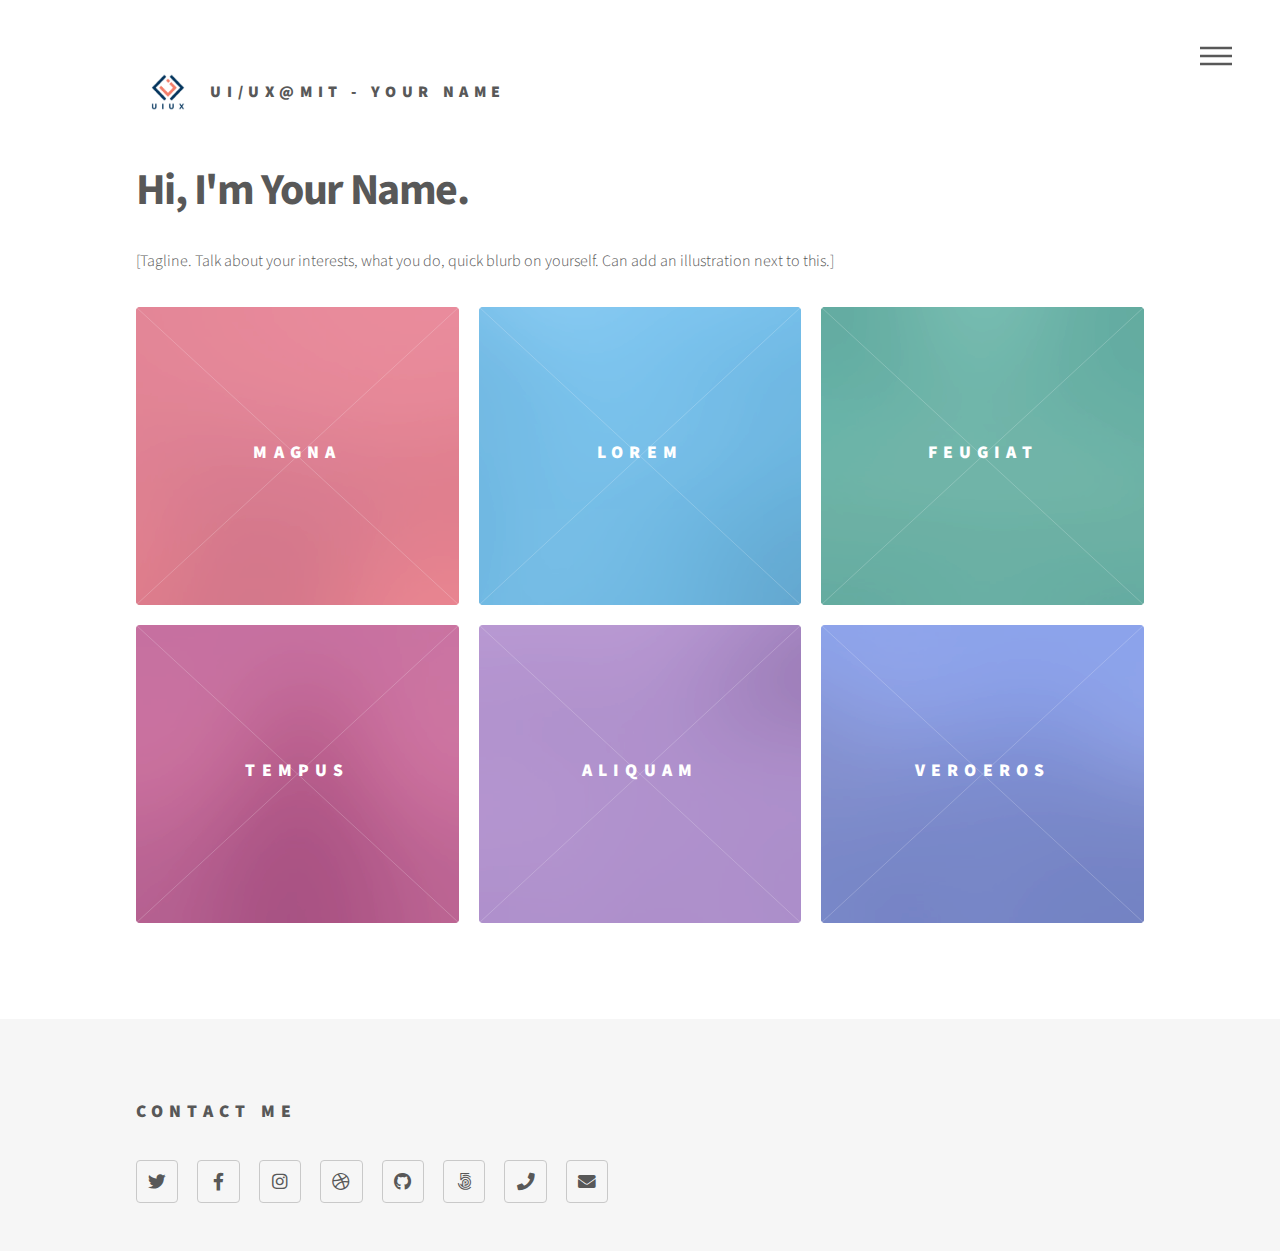
<file: index.html>
<!DOCTYPE HTML>
<!--
	UI/UX@MIT
-->
<html>
	<head>
		<title>UI/UX@MIT - Your Name</title>
		<meta charset="utf-8" />
		<meta name="viewport" content="width=device-width, initial-scale=1, user-scalable=no" />
		<link rel="stylesheet" href="assets/css/main.css" />
		<noscript><link rel="stylesheet" href="assets/css/noscript.css" /></noscript>
	</head>
	<body class="is-preload">
		<!-- Wrapper -->
			<div id="wrapper">

				<!-- Header -->
					<header id="header">
						<div class="inner">

							<!-- Logo -->
								<a href="index.html" class="logo">
									<span class="symbol"><img src="images/logo.jpg" alt="" /></span><span class="title">UI/UX@MIT - Your Name</span>
								</a>

							<!-- Nav -->
								<nav>
									<ul>
										<li><a href="#menu">Menu</a></li>
									</ul>
								</nav>

						</div>
					</header>

				<!-- Menu -->
					<nav id="menu">
						<h2>Menu</h2>
						<ul>
							<li><a href="index.html">Home</a></li>
							<li><a href="generic.html">Ipsum veroeros</a></li>
							<li><a href="generic.html">Tempus etiam</a></li>
							<li><a href="generic.html">Consequat dolor</a></li>
							<li><a href="elements.html">Elements</a></li>
						</ul>
					</nav>

				<!-- Main -->
					<div id="main">
						<div class="inner">
							<header>
								<h1>Hi, I'm Your Name.</h1>
								<p>[Tagline. Talk about your interests, what you do, quick blurb on yourself. Can add an illustration next to this.]</p>
							</header>
							<section class="tiles">
								<article class="style1">
									<span class="image">
										<img src="images/pic01.jpg" alt="" />
									</span>
									<a href="generic.html">
										<h2>Magna</h2>
										<div class="content">
											<p>Sed nisl arcu euismod sit amet nisi lorem etiam dolor veroeros et feugiat.</p>
										</div>
									</a>
								</article>
								<article class="style2">
									<span class="image">
										<img src="images/pic02.jpg" alt="" />
									</span>
									<a href="generic.html">
										<h2>Lorem</h2>
										<div class="content">
											<p>Sed nisl arcu euismod sit amet nisi lorem etiam dolor veroeros et feugiat.</p>
										</div>
									</a>
								</article>
								<article class="style3">
									<span class="image">
										<img src="images/pic03.jpg" alt="" />
									</span>
									<a href="generic.html">
										<h2>Feugiat</h2>
										<div class="content">
											<p>Sed nisl arcu euismod sit amet nisi lorem etiam dolor veroeros et feugiat.</p>
										</div>
									</a>
								</article>
								<article class="style4">
									<span class="image">
										<img src="images/pic04.jpg" alt="" />
									</span>
									<a href="generic.html">
										<h2>Tempus</h2>
										<div class="content">
											<p>Sed nisl arcu euismod sit amet nisi lorem etiam dolor veroeros et feugiat.</p>
										</div>
									</a>
								</article>
								<article class="style5">
									<span class="image">
										<img src="images/pic05.jpg" alt="" />
									</span>
									<a href="generic.html">
										<h2>Aliquam</h2>
										<div class="content">
											<p>Sed nisl arcu euismod sit amet nisi lorem etiam dolor veroeros et feugiat.</p>
										</div>
									</a>
								</article>
								<article class="style6">
									<span class="image">
										<img src="images/pic06.jpg" alt="" />
									</span>
									<a href="generic.html">
										<h2>Veroeros</h2>
										<div class="content">
											<p>Sed nisl arcu euismod sit amet nisi lorem etiam dolor veroeros et feugiat.</p>
										</div>
									</a>
								</article>
							</section>
						</div>
					</div>

				<!-- Footer -->
					<footer id="footer">
						<div class="inner">
							<section>
								<h2>Contact Me</h2>
								<ul class="icons">
									<li><a href="#" class="icon brands style2 fa-twitter"><span class="label">Twitter</span></a></li>
									<li><a href="#" class="icon brands style2 fa-facebook-f"><span class="label">Facebook</span></a></li>
									<li><a href="#" class="icon brands style2 fa-instagram"><span class="label">Instagram</span></a></li>
									<li><a href="#" class="icon brands style2 fa-dribbble"><span class="label">Dribbble</span></a></li>
									<li><a href="#" class="icon brands style2 fa-github"><span class="label">GitHub</span></a></li>
									<li><a href="#" class="icon brands style2 fa-500px"><span class="label">500px</span></a></li>
									<li><a href="#" class="icon solid style2 fa-phone"><span class="label">Phone</span></a></li>
									<li><a href="#" class="icon solid style2 fa-envelope"><span class="label">Email</span></a></li>
								</ul>
							</section>
						</div>
					</footer>

			</div>

		<!-- Scripts -->
			<script src="assets/js/jquery.min.js"></script>
			<script src="assets/js/browser.min.js"></script>
			<script src="assets/js/breakpoints.min.js"></script>
			<script src="assets/js/util.js"></script>
			<script src="assets/js/main.js"></script>

	</body>
</html>
</file>
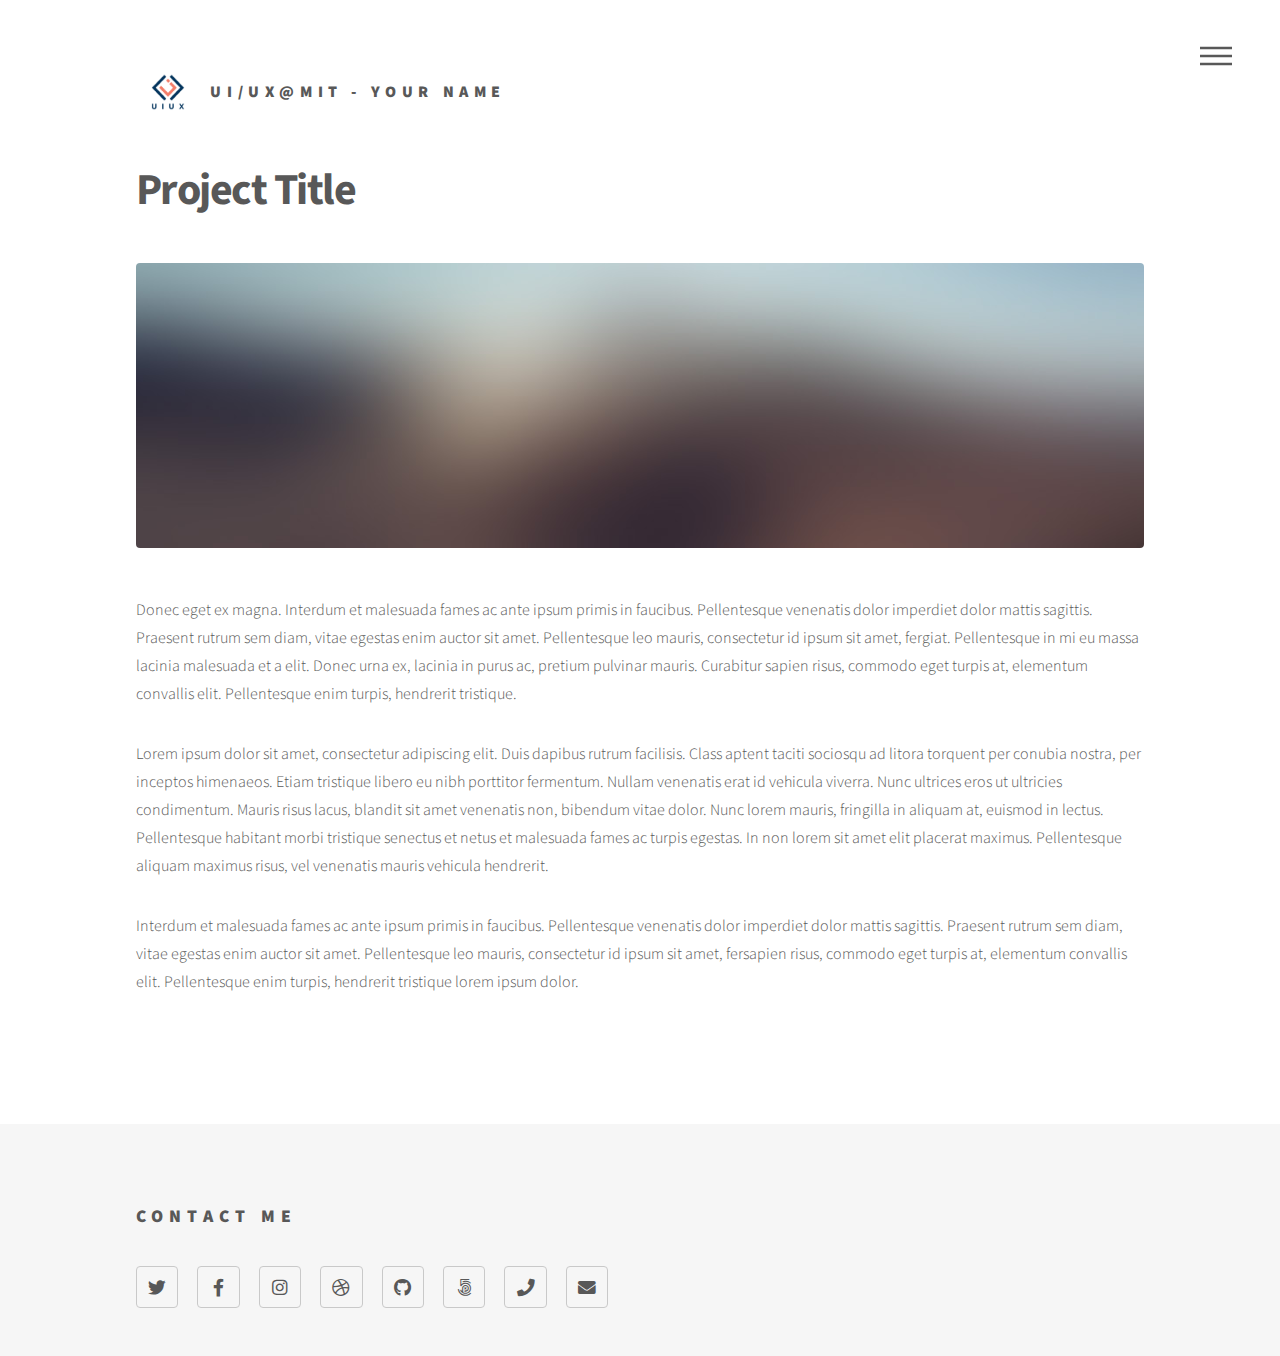
<file: generic.html>
<!DOCTYPE HTML>
<!--
	UI/UX@MIT
-->
<html>
	<head>
		<title>UI/UX@MIT - Project Title</title>
		<meta charset="utf-8" />
		<meta name="viewport" content="width=device-width, initial-scale=1, user-scalable=no" />
		<link rel="stylesheet" href="assets/css/main.css" />
		<noscript><link rel="stylesheet" href="assets/css/noscript.css" /></noscript>
	</head>
	<body class="is-preload">
		<!-- Wrapper -->
			<div id="wrapper">

				<!-- Header -->
					<header id="header">
						<div class="inner">

							<!-- Logo -->
								<a href="index.html" class="logo">
									<span class="symbol"><img src="images/logo.jpg" alt="" /></span><span class="title">UI/UX@MIT - Your Name</span>
								</a>

							<!-- Nav -->
								<nav>
									<ul>
										<li><a href="#menu">Menu</a></li>
									</ul>
								</nav>

						</div>
					</header>

				<!-- Menu -->
					<nav id="menu">
						<h2>Menu</h2>
						<ul>
							<li><a href="index.html">Home</a></li>
							<li><a href="generic.html">Ipsum veroeros</a></li>
							<li><a href="generic.html">Tempus etiam</a></li>
							<li><a href="generic.html">Consequat dolor</a></li>
							<li><a href="elements.html">Elements</a></li>
						</ul>
					</nav>

				<!-- Main -->
					<div id="main">
						<div class="inner">
							<h1>Project Title</h1>
							<span class="image main"><img src="images/pic13.jpg" alt="" /></span>
							<p>Donec eget ex magna. Interdum et malesuada fames ac ante ipsum primis in faucibus. Pellentesque venenatis dolor imperdiet dolor mattis sagittis. Praesent rutrum sem diam, vitae egestas enim auctor sit amet. Pellentesque leo mauris, consectetur id ipsum sit amet, fergiat. Pellentesque in mi eu massa lacinia malesuada et a elit. Donec urna ex, lacinia in purus ac, pretium pulvinar mauris. Curabitur sapien risus, commodo eget turpis at, elementum convallis elit. Pellentesque enim turpis, hendrerit tristique.</p>
							<p>Lorem ipsum dolor sit amet, consectetur adipiscing elit. Duis dapibus rutrum facilisis. Class aptent taciti sociosqu ad litora torquent per conubia nostra, per inceptos himenaeos. Etiam tristique libero eu nibh porttitor fermentum. Nullam venenatis erat id vehicula viverra. Nunc ultrices eros ut ultricies condimentum. Mauris risus lacus, blandit sit amet venenatis non, bibendum vitae dolor. Nunc lorem mauris, fringilla in aliquam at, euismod in lectus. Pellentesque habitant morbi tristique senectus et netus et malesuada fames ac turpis egestas. In non lorem sit amet elit placerat maximus. Pellentesque aliquam maximus risus, vel venenatis mauris vehicula hendrerit.</p>
							<p>Interdum et malesuada fames ac ante ipsum primis in faucibus. Pellentesque venenatis dolor imperdiet dolor mattis sagittis. Praesent rutrum sem diam, vitae egestas enim auctor sit amet. Pellentesque leo mauris, consectetur id ipsum sit amet, fersapien risus, commodo eget turpis at, elementum convallis elit. Pellentesque enim turpis, hendrerit tristique lorem ipsum dolor.</p>
						</div>
					</div>

				<!-- Footer -->
					<footer id="footer">
						<div class="inner">
							<section>
								<h2>Contact Me</h2>
								<ul class="icons">
									<li><a href="#" class="icon brands style2 fa-twitter"><span class="label">Twitter</span></a></li>
									<li><a href="#" class="icon brands style2 fa-facebook-f"><span class="label">Facebook</span></a></li>
									<li><a href="#" class="icon brands style2 fa-instagram"><span class="label">Instagram</span></a></li>
									<li><a href="#" class="icon brands style2 fa-dribbble"><span class="label">Dribbble</span></a></li>
									<li><a href="#" class="icon brands style2 fa-github"><span class="label">GitHub</span></a></li>
									<li><a href="#" class="icon brands style2 fa-500px"><span class="label">500px</span></a></li>
									<li><a href="#" class="icon solid style2 fa-phone"><span class="label">Phone</span></a></li>
									<li><a href="#" class="icon solid style2 fa-envelope"><span class="label">Email</span></a></li>
								</ul>
							</section>
						</div>
					</footer>

			</div>

		<!-- Scripts -->
			<script src="assets/js/jquery.min.js"></script>
			<script src="assets/js/browser.min.js"></script>
			<script src="assets/js/breakpoints.min.js"></script>
			<script src="assets/js/util.js"></script>
			<script src="assets/js/main.js"></script>

	</body>
</html>
</file>
<file: assets/css/main.css>
@import url(fontawesome-all.min.css);
@import url("https://fonts.googleapis.com/css?family=Source+Sans+Pro:300,700,900");

/*
	UI/UX@MIT, adapted from Phantom Template.
*/

html, body, div, span, applet, object,
iframe, h1, h2, h3, h4, h5, h6, p, blockquote,
pre, a, abbr, acronym, address, big, cite,
code, del, dfn, em, img, ins, kbd, q, s, samp,
small, strike, strong, sub, sup, tt, var, b,
u, i, center, dl, dt, dd, ol, ul, li, fieldset,
form, label, legend, table, caption, tbody,
tfoot, thead, tr, th, td, article, aside,
canvas, details, embed, figure, figcaption,
footer, header, hgroup, menu, nav, output, ruby,
section, summary, time, mark, audio, video {
	margin: 0;
	padding: 0;
	border: 0;
	font-size: 100%;
	font: inherit;
	vertical-align: baseline;}

article, aside, details, figcaption, figure,
footer, header, hgroup, menu, nav, section {
	display: block;}

body {
	line-height: 1;
}

ol, ul {
	list-style: none;
}

blockquote, q {
	quotes: none;
}

	blockquote:before, blockquote:after, q:before, q:after {
		content: '';
		content: none;
	}

table {
	border-collapse: collapse;
	border-spacing: 0;
}

body {
	-webkit-text-size-adjust: none;
}

mark {
	background-color: transparent;
	color: inherit;
}

input::-moz-focus-inner {
	border: 0;
	padding: 0;
}

input, select, textarea {
	-moz-appearance: none;
	-webkit-appearance: none;
	-ms-appearance: none;
	appearance: none;
}

/* Basic */

	@-ms-viewport {
		width: device-width;
	}

	body {
		-ms-overflow-style: scrollbar;
	}

	@media screen and (max-width: 480px) {

		html, body {
			min-width: 320px;
		}

	}

	html {
		box-sizing: border-box;
	}

	*, *:before, *:after {
		box-sizing: inherit;
	}

	body {
		background: #ffffff;
	}

		body.is-preload *, body.is-preload *:before, body.is-preload *:after {
			-moz-animation: none !important;
			-webkit-animation: none !important;
			-ms-animation: none !important;
			animation: none !important;
			-moz-transition: none !important;
			-webkit-transition: none !important;
			-ms-transition: none !important;
			transition: none !important;
		}

/* Type */

	body, input, select, textarea {
		color: #585858;
		font-family: "Source Sans Pro", Helvetica, sans-serif;
		font-size: 16pt;
		font-weight: 300;
		line-height: 1.75;
	}

		@media screen and (max-width: 1680px) {

			body, input, select, textarea {
				font-size: 14pt;
			}

		}

		@media screen and (max-width: 1280px) {

			body, input, select, textarea {
				font-size: 12pt;
			}

		}

	a {
		-moz-transition: border-bottom-color 0.2s ease, color 0.2s ease;
		-webkit-transition: border-bottom-color 0.2s ease, color 0.2s ease;
		-ms-transition: border-bottom-color 0.2s ease, color 0.2s ease;
		transition: border-bottom-color 0.2s ease, color 0.2s ease;
		text-decoration: none;
		color: #585858;
		border-bottom: dotted 1px rgba(88, 88, 88, 0.5);
	}

		a:hover {
			border-bottom-color: transparent;
			color: #f2849e !important; /* UI/UX@MIT: Change link hover color here */
		}

	strong, b {
		font-weight: 900;
	}

	em, i {
		font-style: italic;
	}

	p {
		margin: 0 0 2em 0;
	}

	h1 {
		font-size: 2.75em;
		font-weight: 700;
		line-height: 1.3;
		margin: 0 0 1em 0;
		letter-spacing: -0.035em;
	}

		h1 a {
			color: inherit;
		}

		@media screen and (max-width: 736px) {

			h1 {
				font-size: 2em;
				margin: 0 0 1em 0;
			}

		}

		@media screen and (max-width: 360px) {

			h1 {
				font-size: 1.75em;
			}

		}

	h2, h3, h4, h5, h6 {
		font-weight: 900;
		line-height: 1.5;
		margin: 0 0 2em 0;
		text-transform: uppercase;
		letter-spacing: 0.35em;
	}

		h2 a, h3 a, h4 a, h5 a, h6 a {
			color: inherit;
		}

	h2 {
		font-size: 1.1em;
	}

	h3 {
		font-size: 1em;
	}

	h4 {
		font-size: 0.8em;
	}

	h5 {
		font-size: 0.8em;
	}

	h6 {
		font-size: 0.8em;
	}

	@media screen and (max-width: 980px) {

		h1 br, h2 br, h3 br, h4 br, h5 br, h6 br {
			display: none;
		}

	}

	@media screen and (max-width: 736px) {

		h2 {
			font-size: 1em;
		}

		h3 {
			font-size: 0.8em;
		}

	}

	sub {
		font-size: 0.8em;
		position: relative;
		top: 0.5em;
	}

	sup {
		font-size: 0.8em;
		position: relative;
		top: -0.5em;
	}

	blockquote {
		border-left: solid 4px #c9c9c9;
		font-style: italic;
		margin: 0 0 2em 0;
		padding: 0.5em 0 0.5em 2em;
	}

	code {
		background: rgba(144, 144, 144, 0.075);
		border-radius: 4px;
		border: solid 1px #c9c9c9;
		font-family: "Courier New", monospace;
		font-size: 0.9em;
		margin: 0 0.25em;
		padding: 0.25em 0.65em;
	}

	pre {
		-webkit-overflow-scrolling: touch;
		font-family: "Courier New", monospace;
		font-size: 0.9em;
		margin: 0 0 2em 0;
	}

		pre code {
			display: block;
			line-height: 1.75;
			padding: 1em 1.5em;
			overflow-x: auto;
		}

	hr {
		border: 0;
		border-bottom: solid 1px #c9c9c9;
		margin: 2em 0;
	}

		hr.major {
			margin: 3em 0;
		}

	.align-left {
		text-align: left;
	}

	.align-center {
		text-align: center;
	}

	.align-right {
		text-align: right;
	}

/* Row */

	.row {
		display: flex;
		flex-wrap: wrap;
		box-sizing: border-box;
		align-items: stretch;
	}

		.row > * {
			box-sizing: border-box;
		}

		.row.gtr-uniform > * > :last-child {
			margin-bottom: 0;
		}

		.row.aln-left {
			justify-content: flex-start;
		}

		.row.aln-center {
			justify-content: center;
		}

		.row.aln-right {
			justify-content: flex-end;
		}

		.row.aln-top {
			align-items: flex-start;
		}

		.row.aln-middle {
			align-items: center;
		}

		.row.aln-bottom {
			align-items: flex-end;
		}

		.row > .imp {
			order: -1;
		}

		.row > .col-1 {
			width: 8.33333%;
		}

		.row > .off-1 {
			margin-left: 8.33333%;
		}

		.row > .col-2 {
			width: 16.66667%;
		}

		.row > .off-2 {
			margin-left: 16.66667%;
		}

		.row > .col-3 {
			width: 25%;
		}

		.row > .off-3 {
			margin-left: 25%;
		}

		.row > .col-4 {
			width: 33.33333%;
		}

		.row > .off-4 {
			margin-left: 33.33333%;
		}

		.row > .col-5 {
			width: 41.66667%;
		}

		.row > .off-5 {
			margin-left: 41.66667%;
		}

		.row > .col-6 {
			width: 50%;
		}

		.row > .off-6 {
			margin-left: 50%;
		}

		.row > .col-7 {
			width: 58.33333%;
		}

		.row > .off-7 {
			margin-left: 58.33333%;
		}

		.row > .col-8 {
			width: 66.66667%;
		}

		.row > .off-8 {
			margin-left: 66.66667%;
		}

		.row > .col-9 {
			width: 75%;
		}

		.row > .off-9 {
			margin-left: 75%;
		}

		.row > .col-10 {
			width: 83.33333%;
		}

		.row > .off-10 {
			margin-left: 83.33333%;
		}

		.row > .col-11 {
			width: 91.66667%;
		}

		.row > .off-11 {
			margin-left: 91.66667%;
		}

		.row > .col-12 {
			width: 100%;
		}

		.row > .off-12 {
			margin-left: 100%;
		}

		.row.gtr-0 {
			margin-top: 0;
			margin-left: 0em;
		}

			.row.gtr-0 > * {
				padding: 0 0 0 0em;
			}

			.row.gtr-0.gtr-uniform {
				margin-top: 0em;
			}

				.row.gtr-0.gtr-uniform > * {
					padding-top: 0em;
				}

		.row.gtr-25 {
			margin-top: 0;
			margin-left: -0.5em;
		}

			.row.gtr-25 > * {
				padding: 0 0 0 0.5em;
			}

			.row.gtr-25.gtr-uniform {
				margin-top: -0.5em;
			}

				.row.gtr-25.gtr-uniform > * {
					padding-top: 0.5em;
				}

		.row.gtr-50 {
			margin-top: 0;
			margin-left: -1em;
		}

			.row.gtr-50 > * {
				padding: 0 0 0 1em;
			}

			.row.gtr-50.gtr-uniform {
				margin-top: -1em;
			}

				.row.gtr-50.gtr-uniform > * {
					padding-top: 1em;
				}

		.row {
			margin-top: 0;
			margin-left: -2em;
		}

			.row > * {
				padding: 0 0 0 2em;
			}

			.row.gtr-uniform {
				margin-top: -2em;
			}

				.row.gtr-uniform > * {
					padding-top: 2em;
				}

		.row.gtr-150 {
			margin-top: 0;
			margin-left: -3em;
		}

			.row.gtr-150 > * {
				padding: 0 0 0 3em;
			}

			.row.gtr-150.gtr-uniform {
				margin-top: -3em;
			}

				.row.gtr-150.gtr-uniform > * {
					padding-top: 3em;
				}

		.row.gtr-200 {
			margin-top: 0;
			margin-left: -4em;
		}

			.row.gtr-200 > * {
				padding: 0 0 0 4em;
			}

			.row.gtr-200.gtr-uniform {
				margin-top: -4em;
			}

				.row.gtr-200.gtr-uniform > * {
					padding-top: 4em;
				}

		@media screen and (max-width: 1680px) {

			.row {
				display: flex;
				flex-wrap: wrap;
				box-sizing: border-box;
				align-items: stretch;
			}

				.row > * {
					box-sizing: border-box;
				}

				.row.gtr-uniform > * > :last-child {
					margin-bottom: 0;
				}

				.row.aln-left {
					justify-content: flex-start;
				}

				.row.aln-center {
					justify-content: center;
				}

				.row.aln-right {
					justify-content: flex-end;
				}

				.row.aln-top {
					align-items: flex-start;
				}

				.row.aln-middle {
					align-items: center;
				}

				.row.aln-bottom {
					align-items: flex-end;
				}

				.row > .imp-xlarge {
					order: -1;
				}

				.row > .col-1-xlarge {
					width: 8.33333%;
				}

				.row > .off-1-xlarge {
					margin-left: 8.33333%;
				}

				.row > .col-2-xlarge {
					width: 16.66667%;
				}

				.row > .off-2-xlarge {
					margin-left: 16.66667%;
				}

				.row > .col-3-xlarge {
					width: 25%;
				}

				.row > .off-3-xlarge {
					margin-left: 25%;
				}

				.row > .col-4-xlarge {
					width: 33.33333%;
				}

				.row > .off-4-xlarge {
					margin-left: 33.33333%;
				}

				.row > .col-5-xlarge {
					width: 41.66667%;
				}

				.row > .off-5-xlarge {
					margin-left: 41.66667%;
				}

				.row > .col-6-xlarge {
					width: 50%;
				}

				.row > .off-6-xlarge {
					margin-left: 50%;
				}

				.row > .col-7-xlarge {
					width: 58.33333%;
				}

				.row > .off-7-xlarge {
					margin-left: 58.33333%;
				}

				.row > .col-8-xlarge {
					width: 66.66667%;
				}

				.row > .off-8-xlarge {
					margin-left: 66.66667%;
				}

				.row > .col-9-xlarge {
					width: 75%;
				}

				.row > .off-9-xlarge {
					margin-left: 75%;
				}

				.row > .col-10-xlarge {
					width: 83.33333%;
				}

				.row > .off-10-xlarge {
					margin-left: 83.33333%;
				}

				.row > .col-11-xlarge {
					width: 91.66667%;
				}

				.row > .off-11-xlarge {
					margin-left: 91.66667%;
				}

				.row > .col-12-xlarge {
					width: 100%;
				}

				.row > .off-12-xlarge {
					margin-left: 100%;
				}

				.row.gtr-0 {
					margin-top: 0;
					margin-left: 0em;
				}

					.row.gtr-0 > * {
						padding: 0 0 0 0em;
					}

					.row.gtr-0.gtr-uniform {
						margin-top: 0em;
					}

						.row.gtr-0.gtr-uniform > * {
							padding-top: 0em;
						}

				.row.gtr-25 {
					margin-top: 0;
					margin-left: -0.5em;
				}

					.row.gtr-25 > * {
						padding: 0 0 0 0.5em;
					}

					.row.gtr-25.gtr-uniform {
						margin-top: -0.5em;
					}

						.row.gtr-25.gtr-uniform > * {
							padding-top: 0.5em;
						}

				.row.gtr-50 {
					margin-top: 0;
					margin-left: -1em;
				}

					.row.gtr-50 > * {
						padding: 0 0 0 1em;
					}

					.row.gtr-50.gtr-uniform {
						margin-top: -1em;
					}

						.row.gtr-50.gtr-uniform > * {
							padding-top: 1em;
						}

				.row {
					margin-top: 0;
					margin-left: -2em;
				}

					.row > * {
						padding: 0 0 0 2em;
					}

					.row.gtr-uniform {
						margin-top: -2em;
					}

						.row.gtr-uniform > * {
							padding-top: 2em;
						}

				.row.gtr-150 {
					margin-top: 0;
					margin-left: -3em;
				}

					.row.gtr-150 > * {
						padding: 0 0 0 3em;
					}

					.row.gtr-150.gtr-uniform {
						margin-top: -3em;
					}

						.row.gtr-150.gtr-uniform > * {
							padding-top: 3em;
						}

				.row.gtr-200 {
					margin-top: 0;
					margin-left: -4em;
				}

					.row.gtr-200 > * {
						padding: 0 0 0 4em;
					}

					.row.gtr-200.gtr-uniform {
						margin-top: -4em;
					}

						.row.gtr-200.gtr-uniform > * {
							padding-top: 4em;
						}

		}

		@media screen and (max-width: 1280px) {

			.row {
				display: flex;
				flex-wrap: wrap;
				box-sizing: border-box;
				align-items: stretch;
			}

				.row > * {
					box-sizing: border-box;
				}

				.row.gtr-uniform > * > :last-child {
					margin-bottom: 0;
				}

				.row.aln-left {
					justify-content: flex-start;
				}

				.row.aln-center {
					justify-content: center;
				}

				.row.aln-right {
					justify-content: flex-end;
				}

				.row.aln-top {
					align-items: flex-start;
				}

				.row.aln-middle {
					align-items: center;
				}

				.row.aln-bottom {
					align-items: flex-end;
				}

				.row > .imp-large {
					order: -1;
				}

				.row > .col-1-large {
					width: 8.33333%;
				}

				.row > .off-1-large {
					margin-left: 8.33333%;
				}

				.row > .col-2-large {
					width: 16.66667%;
				}

				.row > .off-2-large {
					margin-left: 16.66667%;
				}

				.row > .col-3-large {
					width: 25%;
				}

				.row > .off-3-large {
					margin-left: 25%;
				}

				.row > .col-4-large {
					width: 33.33333%;
				}

				.row > .off-4-large {
					margin-left: 33.33333%;
				}

				.row > .col-5-large {
					width: 41.66667%;
				}

				.row > .off-5-large {
					margin-left: 41.66667%;
				}

				.row > .col-6-large {
					width: 50%;
				}

				.row > .off-6-large {
					margin-left: 50%;
				}

				.row > .col-7-large {
					width: 58.33333%;
				}

				.row > .off-7-large {
					margin-left: 58.33333%;
				}

				.row > .col-8-large {
					width: 66.66667%;
				}

				.row > .off-8-large {
					margin-left: 66.66667%;
				}

				.row > .col-9-large {
					width: 75%;
				}

				.row > .off-9-large {
					margin-left: 75%;
				}

				.row > .col-10-large {
					width: 83.33333%;
				}

				.row > .off-10-large {
					margin-left: 83.33333%;
				}

				.row > .col-11-large {
					width: 91.66667%;
				}

				.row > .off-11-large {
					margin-left: 91.66667%;
				}

				.row > .col-12-large {
					width: 100%;
				}

				.row > .off-12-large {
					margin-left: 100%;
				}

				.row.gtr-0 {
					margin-top: 0;
					margin-left: 0em;
				}

					.row.gtr-0 > * {
						padding: 0 0 0 0em;
					}

					.row.gtr-0.gtr-uniform {
						margin-top: 0em;
					}

						.row.gtr-0.gtr-uniform > * {
							padding-top: 0em;
						}

				.row.gtr-25 {
					margin-top: 0;
					margin-left: -0.5em;
				}

					.row.gtr-25 > * {
						padding: 0 0 0 0.5em;
					}

					.row.gtr-25.gtr-uniform {
						margin-top: -0.5em;
					}

						.row.gtr-25.gtr-uniform > * {
							padding-top: 0.5em;
						}

				.row.gtr-50 {
					margin-top: 0;
					margin-left: -1em;
				}

					.row.gtr-50 > * {
						padding: 0 0 0 1em;
					}

					.row.gtr-50.gtr-uniform {
						margin-top: -1em;
					}

						.row.gtr-50.gtr-uniform > * {
							padding-top: 1em;
						}

				.row {
					margin-top: 0;
					margin-left: -2em;
				}

					.row > * {
						padding: 0 0 0 2em;
					}

					.row.gtr-uniform {
						margin-top: -2em;
					}

						.row.gtr-uniform > * {
							padding-top: 2em;
						}

				.row.gtr-150 {
					margin-top: 0;
					margin-left: -3em;
				}

					.row.gtr-150 > * {
						padding: 0 0 0 3em;
					}

					.row.gtr-150.gtr-uniform {
						margin-top: -3em;
					}

						.row.gtr-150.gtr-uniform > * {
							padding-top: 3em;
						}

				.row.gtr-200 {
					margin-top: 0;
					margin-left: -4em;
				}

					.row.gtr-200 > * {
						padding: 0 0 0 4em;
					}

					.row.gtr-200.gtr-uniform {
						margin-top: -4em;
					}

						.row.gtr-200.gtr-uniform > * {
							padding-top: 4em;
						}

		}

		@media screen and (max-width: 980px) {

			.row {
				display: flex;
				flex-wrap: wrap;
				box-sizing: border-box;
				align-items: stretch;
			}

				.row > * {
					box-sizing: border-box;
				}

				.row.gtr-uniform > * > :last-child {
					margin-bottom: 0;
				}

				.row.aln-left {
					justify-content: flex-start;
				}

				.row.aln-center {
					justify-content: center;
				}

				.row.aln-right {
					justify-content: flex-end;
				}

				.row.aln-top {
					align-items: flex-start;
				}

				.row.aln-middle {
					align-items: center;
				}

				.row.aln-bottom {
					align-items: flex-end;
				}

				.row > .imp-medium {
					order: -1;
				}

				.row > .col-1-medium {
					width: 8.33333%;
				}

				.row > .off-1-medium {
					margin-left: 8.33333%;
				}

				.row > .col-2-medium {
					width: 16.66667%;
				}

				.row > .off-2-medium {
					margin-left: 16.66667%;
				}

				.row > .col-3-medium {
					width: 25%;
				}

				.row > .off-3-medium {
					margin-left: 25%;
				}

				.row > .col-4-medium {
					width: 33.33333%;
				}

				.row > .off-4-medium {
					margin-left: 33.33333%;
				}

				.row > .col-5-medium {
					width: 41.66667%;
				}

				.row > .off-5-medium {
					margin-left: 41.66667%;
				}

				.row > .col-6-medium {
					width: 50%;
				}

				.row > .off-6-medium {
					margin-left: 50%;
				}

				.row > .col-7-medium {
					width: 58.33333%;
				}

				.row > .off-7-medium {
					margin-left: 58.33333%;
				}

				.row > .col-8-medium {
					width: 66.66667%;
				}

				.row > .off-8-medium {
					margin-left: 66.66667%;
				}

				.row > .col-9-medium {
					width: 75%;
				}

				.row > .off-9-medium {
					margin-left: 75%;
				}

				.row > .col-10-medium {
					width: 83.33333%;
				}

				.row > .off-10-medium {
					margin-left: 83.33333%;
				}

				.row > .col-11-medium {
					width: 91.66667%;
				}

				.row > .off-11-medium {
					margin-left: 91.66667%;
				}

				.row > .col-12-medium {
					width: 100%;
				}

				.row > .off-12-medium {
					margin-left: 100%;
				}

				.row.gtr-0 {
					margin-top: 0;
					margin-left: 0em;
				}

					.row.gtr-0 > * {
						padding: 0 0 0 0em;
					}

					.row.gtr-0.gtr-uniform {
						margin-top: 0em;
					}

						.row.gtr-0.gtr-uniform > * {
							padding-top: 0em;
						}

				.row.gtr-25 {
					margin-top: 0;
					margin-left: -0.375em;
				}

					.row.gtr-25 > * {
						padding: 0 0 0 0.375em;
					}

					.row.gtr-25.gtr-uniform {
						margin-top: -0.375em;
					}

						.row.gtr-25.gtr-uniform > * {
							padding-top: 0.375em;
						}

				.row.gtr-50 {
					margin-top: 0;
					margin-left: -0.75em;
				}

					.row.gtr-50 > * {
						padding: 0 0 0 0.75em;
					}

					.row.gtr-50.gtr-uniform {
						margin-top: -0.75em;
					}

						.row.gtr-50.gtr-uniform > * {
							padding-top: 0.75em;
						}

				.row {
					margin-top: 0;
					margin-left: -1.5em;
				}

					.row > * {
						padding: 0 0 0 1.5em;
					}

					.row.gtr-uniform {
						margin-top: -1.5em;
					}

						.row.gtr-uniform > * {
							padding-top: 1.5em;
						}

				.row.gtr-150 {
					margin-top: 0;
					margin-left: -2.25em;
				}

					.row.gtr-150 > * {
						padding: 0 0 0 2.25em;
					}

					.row.gtr-150.gtr-uniform {
						margin-top: -2.25em;
					}

						.row.gtr-150.gtr-uniform > * {
							padding-top: 2.25em;
						}

				.row.gtr-200 {
					margin-top: 0;
					margin-left: -3em;
				}

					.row.gtr-200 > * {
						padding: 0 0 0 3em;
					}

					.row.gtr-200.gtr-uniform {
						margin-top: -3em;
					}

						.row.gtr-200.gtr-uniform > * {
							padding-top: 3em;
						}

		}

		@media screen and (max-width: 736px) {

			.row {
				display: flex;
				flex-wrap: wrap;
				box-sizing: border-box;
				align-items: stretch;
			}

				.row > * {
					box-sizing: border-box;
				}

				.row.gtr-uniform > * > :last-child {
					margin-bottom: 0;
				}

				.row.aln-left {
					justify-content: flex-start;
				}

				.row.aln-center {
					justify-content: center;
				}

				.row.aln-right {
					justify-content: flex-end;
				}

				.row.aln-top {
					align-items: flex-start;
				}

				.row.aln-middle {
					align-items: center;
				}

				.row.aln-bottom {
					align-items: flex-end;
				}

				.row > .imp-small {
					order: -1;
				}

				.row > .col-1-small {
					width: 8.33333%;
				}

				.row > .off-1-small {
					margin-left: 8.33333%;
				}

				.row > .col-2-small {
					width: 16.66667%;
				}

				.row > .off-2-small {
					margin-left: 16.66667%;
				}

				.row > .col-3-small {
					width: 25%;
				}

				.row > .off-3-small {
					margin-left: 25%;
				}

				.row > .col-4-small {
					width: 33.33333%;
				}

				.row > .off-4-small {
					margin-left: 33.33333%;
				}

				.row > .col-5-small {
					width: 41.66667%;
				}

				.row > .off-5-small {
					margin-left: 41.66667%;
				}

				.row > .col-6-small {
					width: 50%;
				}

				.row > .off-6-small {
					margin-left: 50%;
				}

				.row > .col-7-small {
					width: 58.33333%;
				}

				.row > .off-7-small {
					margin-left: 58.33333%;
				}

				.row > .col-8-small {
					width: 66.66667%;
				}

				.row > .off-8-small {
					margin-left: 66.66667%;
				}

				.row > .col-9-small {
					width: 75%;
				}

				.row > .off-9-small {
					margin-left: 75%;
				}

				.row > .col-10-small {
					width: 83.33333%;
				}

				.row > .off-10-small {
					margin-left: 83.33333%;
				}

				.row > .col-11-small {
					width: 91.66667%;
				}

				.row > .off-11-small {
					margin-left: 91.66667%;
				}

				.row > .col-12-small {
					width: 100%;
				}

				.row > .off-12-small {
					margin-left: 100%;
				}

				.row.gtr-0 {
					margin-top: 0;
					margin-left: 0em;
				}

					.row.gtr-0 > * {
						padding: 0 0 0 0em;
					}

					.row.gtr-0.gtr-uniform {
						margin-top: 0em;
					}

						.row.gtr-0.gtr-uniform > * {
							padding-top: 0em;
						}

				.row.gtr-25 {
					margin-top: 0;
					margin-left: -0.25em;
				}

					.row.gtr-25 > * {
						padding: 0 0 0 0.25em;
					}

					.row.gtr-25.gtr-uniform {
						margin-top: -0.25em;
					}

						.row.gtr-25.gtr-uniform > * {
							padding-top: 0.25em;
						}

				.row.gtr-50 {
					margin-top: 0;
					margin-left: -0.5em;
				}

					.row.gtr-50 > * {
						padding: 0 0 0 0.5em;
					}

					.row.gtr-50.gtr-uniform {
						margin-top: -0.5em;
					}

						.row.gtr-50.gtr-uniform > * {
							padding-top: 0.5em;
						}

				.row {
					margin-top: 0;
					margin-left: -1em;
				}

					.row > * {
						padding: 0 0 0 1em;
					}

					.row.gtr-uniform {
						margin-top: -1em;
					}

						.row.gtr-uniform > * {
							padding-top: 1em;
						}

				.row.gtr-150 {
					margin-top: 0;
					margin-left: -1.5em;
				}

					.row.gtr-150 > * {
						padding: 0 0 0 1.5em;
					}

					.row.gtr-150.gtr-uniform {
						margin-top: -1.5em;
					}

						.row.gtr-150.gtr-uniform > * {
							padding-top: 1.5em;
						}

				.row.gtr-200 {
					margin-top: 0;
					margin-left: -2em;
				}

					.row.gtr-200 > * {
						padding: 0 0 0 2em;
					}

					.row.gtr-200.gtr-uniform {
						margin-top: -2em;
					}

						.row.gtr-200.gtr-uniform > * {
							padding-top: 2em;
						}

		}

		@media screen and (max-width: 480px) {

			.row {
				display: flex;
				flex-wrap: wrap;
				box-sizing: border-box;
				align-items: stretch;
			}

				.row > * {
					box-sizing: border-box;
				}

				.row.gtr-uniform > * > :last-child {
					margin-bottom: 0;
				}

				.row.aln-left {
					justify-content: flex-start;
				}

				.row.aln-center {
					justify-content: center;
				}

				.row.aln-right {
					justify-content: flex-end;
				}

				.row.aln-top {
					align-items: flex-start;
				}

				.row.aln-middle {
					align-items: center;
				}

				.row.aln-bottom {
					align-items: flex-end;
				}

				.row > .imp-xsmall {
					order: -1;
				}

				.row > .col-1-xsmall {
					width: 8.33333%;
				}

				.row > .off-1-xsmall {
					margin-left: 8.33333%;
				}

				.row > .col-2-xsmall {
					width: 16.66667%;
				}

				.row > .off-2-xsmall {
					margin-left: 16.66667%;
				}

				.row > .col-3-xsmall {
					width: 25%;
				}

				.row > .off-3-xsmall {
					margin-left: 25%;
				}

				.row > .col-4-xsmall {
					width: 33.33333%;
				}

				.row > .off-4-xsmall {
					margin-left: 33.33333%;
				}

				.row > .col-5-xsmall {
					width: 41.66667%;
				}

				.row > .off-5-xsmall {
					margin-left: 41.66667%;
				}

				.row > .col-6-xsmall {
					width: 50%;
				}

				.row > .off-6-xsmall {
					margin-left: 50%;
				}

				.row > .col-7-xsmall {
					width: 58.33333%;
				}

				.row > .off-7-xsmall {
					margin-left: 58.33333%;
				}

				.row > .col-8-xsmall {
					width: 66.66667%;
				}

				.row > .off-8-xsmall {
					margin-left: 66.66667%;
				}

				.row > .col-9-xsmall {
					width: 75%;
				}

				.row > .off-9-xsmall {
					margin-left: 75%;
				}

				.row > .col-10-xsmall {
					width: 83.33333%;
				}

				.row > .off-10-xsmall {
					margin-left: 83.33333%;
				}

				.row > .col-11-xsmall {
					width: 91.66667%;
				}

				.row > .off-11-xsmall {
					margin-left: 91.66667%;
				}

				.row > .col-12-xsmall {
					width: 100%;
				}

				.row > .off-12-xsmall {
					margin-left: 100%;
				}

				.row.gtr-0 {
					margin-top: 0;
					margin-left: 0em;
				}

					.row.gtr-0 > * {
						padding: 0 0 0 0em;
					}

					.row.gtr-0.gtr-uniform {
						margin-top: 0em;
					}

						.row.gtr-0.gtr-uniform > * {
							padding-top: 0em;
						}

				.row.gtr-25 {
					margin-top: 0;
					margin-left: -0.25em;
				}

					.row.gtr-25 > * {
						padding: 0 0 0 0.25em;
					}

					.row.gtr-25.gtr-uniform {
						margin-top: -0.25em;
					}

						.row.gtr-25.gtr-uniform > * {
							padding-top: 0.25em;
						}

				.row.gtr-50 {
					margin-top: 0;
					margin-left: -0.5em;
				}

					.row.gtr-50 > * {
						padding: 0 0 0 0.5em;
					}

					.row.gtr-50.gtr-uniform {
						margin-top: -0.5em;
					}

						.row.gtr-50.gtr-uniform > * {
							padding-top: 0.5em;
						}

				.row {
					margin-top: 0;
					margin-left: -1em;
				}

					.row > * {
						padding: 0 0 0 1em;
					}

					.row.gtr-uniform {
						margin-top: -1em;
					}

						.row.gtr-uniform > * {
							padding-top: 1em;
						}

				.row.gtr-150 {
					margin-top: 0;
					margin-left: -1.5em;
				}

					.row.gtr-150 > * {
						padding: 0 0 0 1.5em;
					}

					.row.gtr-150.gtr-uniform {
						margin-top: -1.5em;
					}

						.row.gtr-150.gtr-uniform > * {
							padding-top: 1.5em;
						}

				.row.gtr-200 {
					margin-top: 0;
					margin-left: -2em;
				}

					.row.gtr-200 > * {
						padding: 0 0 0 2em;
					}

					.row.gtr-200.gtr-uniform {
						margin-top: -2em;
					}

						.row.gtr-200.gtr-uniform > * {
							padding-top: 2em;
						}

		}

/* Section/Article */

	section.special, article.special {
		text-align: center;
	}

	header p {
		margin-top: -1em;
	}

	@media screen and (max-width: 736px) {

		header p {
			margin-top: 0;
		}

	}

/* Icon */

	.icon {
		text-decoration: none;
		border-bottom: none;
		position: relative;
	}

		.icon:before {
			-moz-osx-font-smoothing: grayscale;
			-webkit-font-smoothing: antialiased;
			display: inline-block;
			font-style: normal;
			font-variant: normal;
			text-rendering: auto;
			line-height: 1;
			text-transform: none !important;
			font-family: 'Font Awesome 5 Free';
			font-weight: 400;
		}

		.icon > .label {
			display: none;
		}

		.icon:before {
			line-height: inherit;
		}

		.icon.solid:before {
			font-weight: 900;
		}

		.icon.brands:before {
			font-family: 'Font Awesome 5 Brands';
		}

		.icon.style2 {
			-moz-transition: background-color 0.2s ease-in-out, color 0.2s ease-in-out, border-color 0.2s ease-in-out;
			-webkit-transition: background-color 0.2s ease-in-out, color 0.2s ease-in-out, border-color 0.2s ease-in-out;
			-ms-transition: background-color 0.2s ease-in-out, color 0.2s ease-in-out, border-color 0.2s ease-in-out;
			transition: background-color 0.2s ease-in-out, color 0.2s ease-in-out, border-color 0.2s ease-in-out;
			background-color: transparent;
			border: solid 1px #c9c9c9;
			border-radius: 4px;
			width: 2.65em;
			height: 2.65em;
			display: inline-block;
			text-align: center;
			line-height: 2.65em;
			color: inherit;
		}

			.icon.style2:before {
				font-size: 1.1em;
			}

			.icon.style2:hover {
				color: #f2849e;
				border-color: #f2849e;
			}

			.icon.style2:active {
				background-color: rgba(242, 132, 158, 0.1);
			}

/* List */

	ol {
		list-style: decimal;
		margin: 0 0 2em 0;
		padding-left: 1.25em;
	}

		ol li {
			padding-left: 0.25em;
		}

	ul {
		list-style: disc;
		margin: 0 0 2em 0;
		padding-left: 1em;
	}

		ul li {
			padding-left: 0.5em;
		}

		ul.alt {
			list-style: none;
			padding-left: 0;
		}

			ul.alt li {
				border-top: solid 1px #c9c9c9;
				padding: 0.5em 0;
			}

				ul.alt li:first-child {
					border-top: 0;
					padding-top: 0;
				}

	dl {
		margin: 0 0 2em 0;
	}

		dl dt {
			display: block;
			font-weight: 900;
			margin: 0 0 1em 0;
		}

		dl dd {
			margin-left: 2em;
		}

/* Actions */

	ul.actions {
		display: -moz-flex;
		display: -webkit-flex;
		display: -ms-flex;
		display: flex;
		cursor: default;
		list-style: none;
		margin-left: -1em;
		padding-left: 0;
	}

		ul.actions li {
			padding: 0 0 0 1em;
			vertical-align: middle;
		}

		ul.actions.special {
			-moz-justify-content: center;
			-webkit-justify-content: center;
			-ms-justify-content: center;
			justify-content: center;
			width: 100%;
			margin-left: 0;
		}

			ul.actions.special li:first-child {
				padding-left: 0;
			}

		ul.actions.stacked {
			-moz-flex-direction: column;
			-webkit-flex-direction: column;
			-ms-flex-direction: column;
			flex-direction: column;
			margin-left: 0;
		}

			ul.actions.stacked li {
				padding: 1.3em 0 0 0;
			}

				ul.actions.stacked li:first-child {
					padding-top: 0;
				}

		ul.actions.fit {
			width: calc(100% + 1em);
		}

			ul.actions.fit li {
				-moz-flex-grow: 1;
				-webkit-flex-grow: 1;
				-ms-flex-grow: 1;
				flex-grow: 1;
				-moz-flex-shrink: 1;
				-webkit-flex-shrink: 1;
				-ms-flex-shrink: 1;
				flex-shrink: 1;
				width: 100%;
			}

				ul.actions.fit li > * {
					width: 100%;
				}

			ul.actions.fit.stacked {
				width: 100%;
			}

		@media screen and (max-width: 480px) {

			ul.actions:not(.fixed) {
				-moz-flex-direction: column;
				-webkit-flex-direction: column;
				-ms-flex-direction: column;
				flex-direction: column;
				margin-left: 0;
				width: 100% !important;
			}

				ul.actions:not(.fixed) li {
					-moz-flex-grow: 1;
					-webkit-flex-grow: 1;
					-ms-flex-grow: 1;
					flex-grow: 1;
					-moz-flex-shrink: 1;
					-webkit-flex-shrink: 1;
					-ms-flex-shrink: 1;
					flex-shrink: 1;
					padding: 1em 0 0 0;
					text-align: center;
					width: 100%;
				}

					ul.actions:not(.fixed) li > * {
						width: 100%;
					}

					ul.actions:not(.fixed) li:first-child {
						padding-top: 0;
					}

					ul.actions:not(.fixed) li input[type="submit"],
					ul.actions:not(.fixed) li input[type="reset"],
					ul.actions:not(.fixed) li input[type="button"],
					ul.actions:not(.fixed) li button,
					ul.actions:not(.fixed) li .button {
						width: 100%;
					}

						ul.actions:not(.fixed) li input[type="submit"].icon:before,
						ul.actions:not(.fixed) li input[type="reset"].icon:before,
						ul.actions:not(.fixed) li input[type="button"].icon:before,
						ul.actions:not(.fixed) li button.icon:before,
						ul.actions:not(.fixed) li .button.icon:before {
							margin-left: -0.5rem;
						}

		}

/* Icons */

	ul.icons {
		cursor: default;
		list-style: none;
		padding-left: 0;
		margin: -1em 0 2em -1em;
	}

		ul.icons li {
			display: inline-block;
			padding: 1em 0 0 1em;
		}

/* Form */

	form {
		margin: 0 0 2em 0;
		overflow-x: hidden;
	}

		form > :last-child {
			margin-bottom: 0;
		}

		form > .fields {
			display: -moz-flex;
			display: -webkit-flex;
			display: -ms-flex;
			display: flex;
			-moz-flex-wrap: wrap;
			-webkit-flex-wrap: wrap;
			-ms-flex-wrap: wrap;
			flex-wrap: wrap;
			width: calc(100% + 3em);
			margin: -1.5em 0 2em -1.5em;
		}

			form > .fields > .field {
				-moz-flex-grow: 0;
				-webkit-flex-grow: 0;
				-ms-flex-grow: 0;
				flex-grow: 0;
				-moz-flex-shrink: 0;
				-webkit-flex-shrink: 0;
				-ms-flex-shrink: 0;
				flex-shrink: 0;
				padding: 1.5em 0 0 1.5em;
				width: calc(100% - 1.5em);
			}

				form > .fields > .field.half {
					width: calc(50% - 0.75em);
				}

				form > .fields > .field.third {
					width: calc(100%/3 - 0.5em);
				}

				form > .fields > .field.quarter {
					width: calc(25% - 0.375em);
				}

		@media screen and (max-width: 480px) {

			form > .fields {
				width: calc(100% + 3em);
				margin: -1.5em 0 2em -1.5em;
			}

				form > .fields > .field {
					padding: 1.5em 0 0 1.5em;
					width: calc(100% - 1.5em);
				}

					form > .fields > .field.half {
						width: calc(100% - 1.5em);
					}

					form > .fields > .field.third {
						width: calc(100% - 1.5em);
					}

					form > .fields > .field.quarter {
						width: calc(100% - 1.5em);
					}

		}

	label {
		display: block;
		font-size: 0.9em;
		font-weight: 900;
		margin: 0 0 1em 0;
	}

	input[type="text"],
	input[type="password"],
	input[type="email"],
	input[type="tel"],
	select,
	textarea {
		-moz-appearance: none;
		-webkit-appearance: none;
		-ms-appearance: none;
		appearance: none;
		background-color: transparent;
		border: none;
		border-radius: 0;
		border-bottom: solid 1px #c9c9c9;
		color: inherit;
		display: block;
		outline: 0;
		padding: 0;
		text-decoration: none;
		width: 100%;
	}

		input[type="text"]:invalid,
		input[type="password"]:invalid,
		input[type="email"]:invalid,
		input[type="tel"]:invalid,
		select:invalid,
		textarea:invalid {
			box-shadow: none;
		}

		input[type="text"]:focus,
		input[type="password"]:focus,
		input[type="email"]:focus,
		input[type="tel"]:focus,
		select:focus,
		textarea:focus {
			border-bottom-color: #f2849e;
			box-shadow: inset 0 -1px 0 0 #f2849e;
		}

	select {
		background-image: url("data:image/svg+xml;charset=utf8,%3Csvg xmlns='http://www.w3.org/2000/svg' width='40' height='40' preserveAspectRatio='none' viewBox='0 0 40 40'%3E%3Cpath d='M9.4,12.3l10.4,10.4l10.4-10.4c0.2-0.2,0.5-0.4,0.9-0.4c0.3,0,0.6,0.1,0.9,0.4l3.3,3.3c0.2,0.2,0.4,0.5,0.4,0.9 c0,0.4-0.1,0.6-0.4,0.9L20.7,31.9c-0.2,0.2-0.5,0.4-0.9,0.4c-0.3,0-0.6-0.1-0.9-0.4L4.3,17.3c-0.2-0.2-0.4-0.5-0.4-0.9 c0-0.4,0.1-0.6,0.4-0.9l3.3-3.3c0.2-0.2,0.5-0.4,0.9-0.4S9.1,12.1,9.4,12.3z' fill='%23c9c9c9' /%3E%3C/svg%3E");
		background-size: 1.25rem;
		background-repeat: no-repeat;
		background-position: calc(100% - 1rem) center;
		height: 3em;
		padding-right: 3em;
		text-overflow: ellipsis;
	}

		select option {
			background: #ffffff;
		}

		select:focus::-ms-value {
			background-color: transparent;
		}

		select::-ms-expand {
			display: none;
		}

	input[type="text"],
	input[type="password"],
	input[type="email"],
	select {
		height: 3em;
	}

	textarea {
		padding: 0;
		min-height: 3.75em;
	}

	input[type="checkbox"],
	input[type="radio"] {
		-moz-appearance: none;
		-webkit-appearance: none;
		-ms-appearance: none;
		appearance: none;
		display: block;
		float: left;
		margin-right: -2em;
		opacity: 0;
		width: 1em;
		z-index: -1;
	}

		input[type="checkbox"] + label,
		input[type="radio"] + label {
			text-decoration: none;
			color: #585858;
			cursor: pointer;
			display: inline-block;
			font-size: 1em;
			font-weight: 300;
			padding-left: 2.55em;
			padding-right: 0.75em;
			position: relative;
		}

			input[type="checkbox"] + label:before,
			input[type="radio"] + label:before {
				-moz-osx-font-smoothing: grayscale;
				-webkit-font-smoothing: antialiased;
				display: inline-block;
				font-style: normal;
				font-variant: normal;
				text-rendering: auto;
				line-height: 1;
				text-transform: none !important;
				font-family: 'Font Awesome 5 Free';
				font-weight: 900;
			}

			input[type="checkbox"] + label:before,
			input[type="radio"] + label:before {
				border-radius: 4px;
				border: solid 1px #c9c9c9;
				content: '';
				display: inline-block;
				font-size: 0.8em;
				height: 2.25em;
				left: 0;
				line-height: 2.25em;
				position: absolute;
				text-align: center;
				top: 0;
				width: 2.25em;
			}

		input[type="checkbox"]:checked + label:before,
		input[type="radio"]:checked + label:before {
			background: #585858;
			border-color: #585858;
			color: #ffffff;
			content: '\f00c';
		}

		input[type="checkbox"]:focus + label:before,
		input[type="radio"]:focus + label:before {
			border-color: #f2849e;
			box-shadow: 0 0 0 1px #f2849e;
		}

	input[type="checkbox"] + label:before {
		border-radius: 4px;
	}

	input[type="radio"] + label:before {
		border-radius: 100%;
	}

/* Box */

	.box {
		border-radius: 4px;
		border: solid 1px #c9c9c9;
		margin-bottom: 2em;
		padding: 1.5em;
	}

		.box > :last-child,
		.box > :last-child > :last-child,
		.box > :last-child > :last-child > :last-child {
			margin-bottom: 0;
		}

		.box.alt {
			border: 0;
			border-radius: 0;
			padding: 0;
		}

/* Image */

	.image {
		border-radius: 4px;
		border: 0;
		display: inline-block;
		position: relative;
	}

		.image img {
			border-radius: 4px;
			display: block;
		}

		.image.left, .image.right {
			max-width: 40%;
		}

			.image.left img, .image.right img {
				width: 100%;
			}

		.image.left {
			float: left;
			padding: 0 1.5em 1em 0;
			top: 0.25em;
		}

		.image.right {
			float: right;
			padding: 0 0 1em 1.5em;
			top: 0.25em;
		}

		.image.fit {
			display: block;
			margin: 0 0 2em 0;
			width: 100%;
		}

			.image.fit img {
				width: 100%;
			}

		.image.main {
			display: block;
			margin: 0 0 3em 0;
			width: 100%;
		}

			.image.main img {
				width: 100%;
			}

			@media screen and (max-width: 736px) {

				.image.main {
					margin: 0 0 2em 0;
				}

			}

/* Table */

	.table-wrapper {
		-webkit-overflow-scrolling: touch;
		overflow-x: auto;
	}

	table {
		margin: 0 0 2em 0;
		width: 100%;
	}

		table tbody tr {
			border: solid 1px #c9c9c9;
			border-left: 0;
			border-right: 0;
		}

			table tbody tr:nth-child(2n + 1) {
				background-color: rgba(144, 144, 144, 0.075);
			}

		table td {
			padding: 0.75em 0.75em;
		}

		table th {
			font-size: 0.9em;
			font-weight: 900;
			padding: 0 0.75em 0.75em 0.75em;
			text-align: left;
		}

		table thead {
			border-bottom: solid 2px #c9c9c9;
		}

		table tfoot {
			border-top: solid 2px #c9c9c9;
		}

		table.alt {
			border-collapse: separate;
		}

			table.alt tbody tr td {
				border: solid 1px #c9c9c9;
				border-left-width: 0;
				border-top-width: 0;
			}

				table.alt tbody tr td:first-child {
					border-left-width: 1px;
				}

			table.alt tbody tr:first-child td {
				border-top-width: 1px;
			}

			table.alt thead {
				border-bottom: 0;
			}

			table.alt tfoot {
				border-top: 0;
			}

/* Button */

	input[type="submit"],
	input[type="reset"],
	input[type="button"],
	button,
	.button {
		-moz-appearance: none;
		-webkit-appearance: none;
		-ms-appearance: none;
		appearance: none;
		-moz-transition: background-color 0.2s ease-in-out, color 0.2s ease-in-out, box-shadow 0.2s ease-in-out;
		-webkit-transition: background-color 0.2s ease-in-out, color 0.2s ease-in-out, box-shadow 0.2s ease-in-out;
		-ms-transition: background-color 0.2s ease-in-out, color 0.2s ease-in-out, box-shadow 0.2s ease-in-out;
		transition: background-color 0.2s ease-in-out, color 0.2s ease-in-out, box-shadow 0.2s ease-in-out;
		background-color: transparent;
		border-radius: 4px;
		border: 0;
		box-shadow: inset 0 0 0 2px #585858;
		color: #585858 !important;
		cursor: pointer;
		display: inline-block;
		font-size: 0.8em;
		font-weight: 900;
		height: 3.5em;
		letter-spacing: 0.35em;
		line-height: 3.45em;
		overflow: hidden;
		padding: 0 1.25em 0 1.6em;
		text-align: center;
		text-decoration: none;
		text-overflow: ellipsis;
		text-transform: uppercase;
		white-space: nowrap;
	}

		input[type="submit"].icon:before,
		input[type="reset"].icon:before,
		input[type="button"].icon:before,
		button.icon:before,
		.button.icon:before {
			margin-right: 0.5em;
		}

		input[type="submit"].fit,
		input[type="reset"].fit,
		input[type="button"].fit,
		button.fit,
		.button.fit {
			width: 100%;
		}

		input[type="submit"]:hover,
		input[type="reset"]:hover,
		input[type="button"]:hover,
		button:hover,
		.button:hover {
			color: #f2849e !important; /* UI/UX@MIT: Change button color here */
			box-shadow: inset 0 0 0 2px #f2849e;
		}

		input[type="submit"]:active,
		input[type="reset"]:active,
		input[type="button"]:active,
		button:active,
		.button:active {
			background-color: rgba(242, 132, 158, 0.1);
		}

		input[type="submit"].small,
		input[type="reset"].small,
		input[type="button"].small,
		button.small,
		.button.small {
			font-size: 0.6em;
		}

		input[type="submit"].large,
		input[type="reset"].large,
		input[type="button"].large,
		button.large,
		.button.large {
			font-size: 1em;
		}

		input[type="submit"].primary,
		input[type="reset"].primary,
		input[type="button"].primary,
		button.primary,
		.button.primary {
			box-shadow: none;
			background-color: #585858;
			color: #ffffff !important;
		}

			input[type="submit"].primary:hover,
			input[type="reset"].primary:hover,
			input[type="button"].primary:hover,
			button.primary:hover,
			.button.primary:hover {
				background-color: #f2849e;
			}

			input[type="submit"].primary:active,
			input[type="reset"].primary:active,
			input[type="button"].primary:active,
			button.primary:active,
			.button.primary:active {
				background-color: #ee5f81;
			}

		input[type="submit"].disabled, input[type="submit"]:disabled,
		input[type="reset"].disabled,
		input[type="reset"]:disabled,
		input[type="button"].disabled,
		input[type="button"]:disabled,
		button.disabled,
		button:disabled,
		.button.disabled,
		.button:disabled {
			pointer-events: none;
			opacity: 0.25;
		}

/* Tiles */

	.tiles {
		display: -moz-flex;
		display: -webkit-flex;
		display: -ms-flex;
		display: flex;
		-moz-flex-wrap: wrap;
		-webkit-flex-wrap: wrap;
		-ms-flex-wrap: wrap;
		flex-wrap: wrap;
		position: relative;
		margin: -2.5em 0 0 -2.5em;
	}

		.tiles article {
			-moz-transition: -moz-transform 0.5s ease, opacity 0.5s ease;
			-webkit-transition: -webkit-transform 0.5s ease, opacity 0.5s ease;
			-ms-transition: -ms-transform 0.5s ease, opacity 0.5s ease;
			transition: transform 0.5s ease, opacity 0.5s ease;
			position: relative;
			width: calc(50% - 5em); /* UI/UX@MIT: ADJUST THE PERCENT TO CHANGE HOW MANY TILES APPEAR IN EACH ROW */
			margin: 2.5em 0 0 2.5em;
		}

			.tiles article > .image {
				-moz-transition: -moz-transform 0.5s ease;
				-webkit-transition: -webkit-transform 0.5s ease;
				-ms-transition: -ms-transform 0.5s ease;
				transition: transform 0.5s ease;
				position: relative;
				display: block;
				width: 100%;
				border-radius: 4px;
				overflow: hidden;
			}

				.tiles article > .image img {
					display: block;
					width: 100%;
				}

				.tiles article > .image:before {
					pointer-events: none;
					-moz-transition: background-color 0.5s ease, opacity 0.5s ease;
					-webkit-transition: background-color 0.5s ease, opacity 0.5s ease;
					-ms-transition: background-color 0.5s ease, opacity 0.5s ease;
					transition: background-color 0.5s ease, opacity 0.5s ease;
					content: '';
					display: block;
					position: absolute;
					top: 0;
					left: 0;
					width: 100%;
					height: 100%;
					opacity: 1.0;
					z-index: 1;
					opacity: 0.8;
				}

				.tiles article > .image:after {
					pointer-events: none;
					-moz-transition: opacity 0.5s ease;
					-webkit-transition: opacity 0.5s ease;
					-ms-transition: opacity 0.5s ease;
					transition: opacity 0.5s ease;
					content: '';
					display: block;
					position: absolute;
					top: 0;
					left: 0;
					width: 100%;
					height: 100%;
					background-image: url("data:image/svg+xml;charset=utf8,%3Csvg xmlns='http://www.w3.org/2000/svg' width='100' height='100' viewBox='0 0 100 100' preserveAspectRatio='none'%3E%3Cstyle%3Eline %7B stroke-width: 0.25px%3B stroke: %23ffffff%3B %7D%3C/style%3E%3Cline x1='0' y1='0' x2='100' y2='100' /%3E%3Cline x1='100' y1='0' x2='0' y2='100' /%3E%3C/svg%3E");
					background-position: center;
					background-repeat: no-repeat;
					background-size: 100% 100%;
					opacity: 0.25;
					z-index: 2;
				}

			.tiles article > a {
				display: -moz-flex;
				display: -webkit-flex;
				display: -ms-flex;
				display: flex;
				-moz-flex-direction: column;
				-webkit-flex-direction: column;
				-ms-flex-direction: column;
				flex-direction: column;
				-moz-align-items: center;
				-webkit-align-items: center;
				-ms-align-items: center;
				align-items: center;
				-moz-justify-content: center;
				-webkit-justify-content: center;
				-ms-justify-content: center;
				justify-content: center;
				-moz-transition: background-color 0.5s ease, -moz-transform 0.5s ease;
				-webkit-transition: background-color 0.5s ease, -webkit-transform 0.5s ease;
				-ms-transition: background-color 0.5s ease, -ms-transform 0.5s ease;
				transition: background-color 0.5s ease, transform 0.5s ease;
				position: absolute;
				top: 0;
				left: 0;
				width: 100%;
				height: 100%;
				padding: 1em;
				border-radius: 4px;
				border-bottom: 0;
				color: #ffffff;
				text-align: center;
				text-decoration: none;
				z-index: 3;
			}

				.tiles article > a > :last-child {
					margin: 0;
				}

				.tiles article > a:hover {
					color: #ffffff !important;
				}

				.tiles article > a h2 {
					margin: 0;
				}

				.tiles article > a .content {
					-moz-transition: max-height 0.5s ease, opacity 0.5s ease;
					-webkit-transition: max-height 0.5s ease, opacity 0.5s ease;
					-ms-transition: max-height 0.5s ease, opacity 0.5s ease;
					transition: max-height 0.5s ease, opacity 0.5s ease;
					width: 100%;
					max-height: 0;
					line-height: 1.5;
					margin-top: 0.35em;
					opacity: 0;
				}

					.tiles article > a .content > :last-child {
						margin-bottom: 0;
					}

			.tiles article.style1 > .image:before {
				background-color: #f2849e;
			}

			.tiles article.style2 > .image:before {
				background-color: #7ecaf6;
			}

			.tiles article.style3 > .image:before {
				background-color: #7bd0c1;
			}

			.tiles article.style4 > .image:before {
				background-color: #c75b9b;
			}

			.tiles article.style5 > .image:before {
				background-color: #ae85ca;
			}

			.tiles article.style6 > .image:before {
				background-color: #8499e7;
			}

			body:not(.is-touch) .tiles article:hover > .image {
				-moz-transform: scale(1.1);
				-webkit-transform: scale(1.1);
				-ms-transform: scale(1.1);
				transform: scale(1.1);
			}

				body:not(.is-touch) .tiles article:hover > .image:before {
					background-color: #333333;
					opacity: 0.35;
				}

				body:not(.is-touch) .tiles article:hover > .image:after {
					opacity: 0;
				}

			body:not(.is-touch) .tiles article:hover .content {
				max-height: 15em;
				opacity: 1;
			}

		* + .tiles {
			margin-top: 2em;
		}

		body.is-preload .tiles article {
			-moz-transform: scale(0.9);
			-webkit-transform: scale(0.9);
			-ms-transform: scale(0.9);
			transform: scale(0.9);
			opacity: 0;
		}

		body.is-touch .tiles article .content {
			max-height: 15em;
			opacity: 1;
		}

		@media screen and (max-width: 1280px) {

			.tiles {
				margin: -1.25em 0 0 -1.25em;
			}

				.tiles article {
					width: calc(33.33333% - 1.25em);
					margin: 1.25em 0 0 1.25em;
				}

		}

		@media screen and (max-width: 980px) {

			.tiles {
				margin: -2.5em 0 0 -2.5em;
			}

				.tiles article {
					width: calc(50% - 2.5em);
					margin: 2.5em 0 0 2.5em;
				}

		}

		@media screen and (max-width: 736px) {

			.tiles {
				margin: -1.25em 0 0 -1.25em;
			}

				.tiles article {
					width: calc(50% - 1.25em);
					margin: 1.25em 0 0 1.25em;
				}

					.tiles article:hover > .image {
						-moz-transform: scale(1.0);
						-webkit-transform: scale(1.0);
						-ms-transform: scale(1.0);
						transform: scale(1.0);
					}

		}

		@media screen and (max-width: 480px) {

			.tiles {
				margin: 0;
			}

				.tiles article {
					width: 100%;
					margin: 1.25em 0 0 0;
				}

		}

/* Header */

	#header {
		padding: 4em 0 0.1em 0 ; /* UI/UX@MIT: ADJUST LOGO POSITION HERE */
	}

		#header .logo {
			display: block;
			border-bottom: 0;
			color: inherit;
			font-weight: 900;
			letter-spacing: 0.35em;
			margin: 0 0 2.5em 0;
			text-decoration: none;
			text-transform: uppercase;
			display: inline-block;
		}

			#header .logo > * {
				display: inline-block;
				vertical-align: middle;
			}

			#header .logo .symbol {
				margin-right: 0.65em;
			}

				#header .logo .symbol img {
					display: block;
					width: 4em; /* UI/UX@MIT: ADJUST LOGO WIDTH */
					height: 3.5em; /* UI/UX@MIT: ADJUST LOGO HEIGHT */
				}

		#header nav {
			position: fixed;
			right: 2em;
			top: 2em;
			z-index: 10000;
		}

			#header nav ul {
				display: -moz-flex;
				display: -webkit-flex;
				display: -ms-flex;
				display: flex;
				-moz-align-items: center;
				-webkit-align-items: center;
				-ms-align-items: center;
				align-items: center;
				list-style: none;
				margin: 0;
				padding: 0;
			}

				#header nav ul li {
					display: block;
					padding: 0;
				}

					#header nav ul li a {
						display: block;
						position: relative;
						height: 3em;
						line-height: 3em;
						padding: 0 1.5em;
						background-color: rgba(255, 255, 255, 0.5);
						border-radius: 4px;
						border: 0;
						font-size: 0.8em;
						font-weight: 900;
						letter-spacing: 0.35em;
						text-transform: uppercase;
					}

					#header nav ul li a[href="#menu"] {
						-webkit-tap-highlight-color: transparent;
						width: 4em;
						text-indent: 4em;
						font-size: 1em;
						overflow: hidden;
						padding: 0;
						white-space: nowrap;
					}

						#header nav ul li a[href="#menu"]:before, #header nav ul li a[href="#menu"]:after {
							-moz-transition: opacity 0.2s ease;
							-webkit-transition: opacity 0.2s ease;
							-ms-transition: opacity 0.2s ease;
							transition: opacity 0.2s ease;
							content: '';
							display: block;
							position: absolute;
							top: 0;
							left: 0;
							width: 100%;
							height: 100%;
							background-position: center;
							background-repeat: no-repeat;
							background-size: 2em 2em;
						}

						#header nav ul li a[href="#menu"]:before {
							background-image: url("data:image/svg+xml;charset=utf8,%3Csvg xmlns='http://www.w3.org/2000/svg' width='100' height='100' viewBox='0 0 100 100' preserveAspectRatio='none'%3E%3Cstyle%3Eline %7B stroke-width: 8px%3B stroke: %23f2849e%3B %7D%3C/style%3E%3Cline x1='0' y1='25' x2='100' y2='25' /%3E%3Cline x1='0' y1='50' x2='100' y2='50' /%3E%3Cline x1='0' y1='75' x2='100' y2='75' /%3E%3C/svg%3E");
							opacity: 0;
						}

						#header nav ul li a[href="#menu"]:after {
							background-image: url("data:image/svg+xml;charset=utf8,%3Csvg xmlns='http://www.w3.org/2000/svg' width='100' height='100' viewBox='0 0 100 100' preserveAspectRatio='none'%3E%3Cstyle%3Eline %7B stroke-width: 8px%3B stroke: %23585858%3B %7D%3C/style%3E%3Cline x1='0' y1='25' x2='100' y2='25' /%3E%3Cline x1='0' y1='50' x2='100' y2='50' /%3E%3Cline x1='0' y1='75' x2='100' y2='75' /%3E%3C/svg%3E");
							opacity: 1;
						}

						#header nav ul li a[href="#menu"]:hover:before {
							opacity: 1;
						}

						#header nav ul li a[href="#menu"]:hover:after {
							opacity: 0;
						}

		@media screen and (max-width: 736px) {

			#header {
				padding: 4em 0 0.1em 0 ;
			}

				#header nav {
					right: 0.5em;
					top: 0.5em;
				}

					#header nav ul li a[href="#menu"]:before, #header nav ul li a[href="#menu"]:after {
						background-size: 1.5em 1.5em;
					}

		}

/* Menu */

	#wrapper {
		-moz-transition: opacity 0.45s ease;
		-webkit-transition: opacity 0.45s ease;
		-ms-transition: opacity 0.45s ease;
		transition: opacity 0.45s ease;
		opacity: 1;
	}

	#menu {
		-moz-transform: translateX(22em);
		-webkit-transform: translateX(22em);
		-ms-transform: translateX(22em);
		transform: translateX(22em);
		-moz-transition: -moz-transform 0.45s ease, visibility 0.45s;
		-webkit-transition: -webkit-transform 0.45s ease, visibility 0.45s;
		-ms-transition: -ms-transform 0.45s ease, visibility 0.45s;
		transition: transform 0.45s ease, visibility 0.45s;
		position: fixed;
		top: 0;
		right: 0;
		width: 22em;
		max-width: 80%;
		height: 100%;
		-webkit-overflow-scrolling: touch;
		background: #585858;
		color: #ffffff;
		cursor: default;
		visibility: hidden;
		z-index: 10002;
	}

		#menu > .inner {
			-moz-transition: opacity 0.45s ease;
			-webkit-transition: opacity 0.45s ease;
			-ms-transition: opacity 0.45s ease;
			transition: opacity 0.45s ease;
			-webkit-overflow-scrolling: touch;
			position: absolute;
			top: 0;
			left: 0;
			width: 100%;
			height: 100%;
			padding: 2.75em;
			opacity: 0;
			overflow-y: auto;
		}

			#menu > .inner > ul {
				list-style: none;
				margin: 0 0 1em 0;
				padding: 0;
			}

				#menu > .inner > ul > li {
					padding: 0;
					border-top: solid 1px rgba(255, 255, 255, 0.15);
				}

					#menu > .inner > ul > li a {
						display: block;
						padding: 1em 0;
						line-height: 1.5;
						border: 0;
						color: inherit;
					}

					#menu > .inner > ul > li:first-child {
						border-top: 0;
						margin-top: -1em;
					}

		#menu > .close {
			-moz-transition: opacity 0.45s ease, -moz-transform 0.45s ease;
			-webkit-transition: opacity 0.45s ease, -webkit-transform 0.45s ease;
			-ms-transition: opacity 0.45s ease, -ms-transform 0.45s ease;
			transition: opacity 0.45s ease, transform 0.45s ease;
			-moz-transform: scale(0.25) rotate(180deg);
			-webkit-transform: scale(0.25) rotate(180deg);
			-ms-transform: scale(0.25) rotate(180deg);
			transform: scale(0.25) rotate(180deg);
			-webkit-tap-highlight-color: transparent;
			display: block;
			position: absolute;
			top: 2em;
			left: -6em;
			width: 6em;
			text-indent: 6em;
			height: 3em;
			border: 0;
			font-size: 1em;
			opacity: 0;
			overflow: hidden;
			padding: 0;
			white-space: nowrap;
		}

			#menu > .close:before, #menu > .close:after {
				-moz-transition: opacity 0.2s ease;
				-webkit-transition: opacity 0.2s ease;
				-ms-transition: opacity 0.2s ease;
				transition: opacity 0.2s ease;
				content: '';
				display: block;
				position: absolute;
				top: 0;
				left: 0;
				width: 100%;
				height: 100%;
				background-position: center;
				background-repeat: no-repeat;
				background-size: 2em 2em;
			}

			#menu > .close:before {
				background-image: url("data:image/svg+xml;charset=utf8,%3Csvg xmlns='http://www.w3.org/2000/svg' width='100' height='100' viewBox='0 0 100 100' preserveAspectRatio='none'%3E%3Cstyle%3Eline %7B stroke-width: 8px%3B stroke: %23f2849e%3B %7D%3C/style%3E%3Cline x1='15' y1='15' x2='85' y2='85' /%3E%3Cline x1='85' y1='15' x2='15' y2='85' /%3E%3C/svg%3E");
				opacity: 0;
			}

			#menu > .close:after {
				background-image: url("data:image/svg+xml;charset=utf8,%3Csvg xmlns='http://www.w3.org/2000/svg' width='100' height='100' viewBox='0 0 100 100' preserveAspectRatio='none'%3E%3Cstyle%3Eline %7B stroke-width: 8px%3B stroke: %23585858%3B %7D%3C/style%3E%3Cline x1='15' y1='15' x2='85' y2='85' /%3E%3Cline x1='85' y1='15' x2='15' y2='85' /%3E%3C/svg%3E");
				opacity: 1;
			}

			#menu > .close:hover:before {
				opacity: 1;
			}

			#menu > .close:hover:after {
				opacity: 0;
			}

		@media screen and (max-width: 736px) {

			#menu {
				-moz-transform: translateX(16.5em);
				-webkit-transform: translateX(16.5em);
				-ms-transform: translateX(16.5em);
				transform: translateX(16.5em);
				width: 16.5em;
			}

				#menu > .inner {
					padding: 2.75em 1.5em;
				}

				#menu > .close {
					top: 0.5em;
					left: -4.25em;
					width: 4.25em;
					text-indent: 4.25em;
				}

					#menu > .close:before, #menu > .close:after {
						background-size: 1.5em 1.5em;
					}

		}

	body.is-menu-visible #wrapper {
		pointer-events: none;
		cursor: default;
		opacity: 0.25;
	}

	body.is-menu-visible #menu {
		-moz-transform: translateX(0);
		-webkit-transform: translateX(0);
		-ms-transform: translateX(0);
		transform: translateX(0);
		visibility: visible;
	}

		body.is-menu-visible #menu > * {
			opacity: 1;
		}

		body.is-menu-visible #menu .close {
			-moz-transform: scale(1.0) rotate(0deg);
			-webkit-transform: scale(1.0) rotate(0deg);
			-ms-transform: scale(1.0) rotate(0deg);
			transform: scale(1.0) rotate(0deg);
			opacity: 1;
		}

/* Main */

	#main {
		padding: 0em 0 6em 0 ;
	}

		@media screen and (max-width: 736px) {

			#main {
				padding: 0em 0 4em 0 ;
			}

		}

/* Footer */

	#footer {
		padding: 5em 0 6em 0 ;
		background-color: #f6f6f6;
	}

		#footer > .inner {
			display: -moz-flex;
			display: -webkit-flex;
			display: -ms-flex;
			display: flex;
			-moz-flex-wrap: wrap;
			-webkit-flex-wrap: wrap;
			-ms-flex-wrap: wrap;
			flex-wrap: wrap;
			-moz-flex-direction: row;
			-webkit-flex-direction: row;
			-ms-flex-direction: row;
			flex-direction: row;
		}

			#footer > .inner > * > :last-child {
				margin-bottom: 0;
			}

			#footer > .inner section:nth-child(1) {
				width: calc(66% - 2.5em);
				margin-right: 2.5em;
			}

			#footer > .inner section:nth-child(2) {
				width: calc(33% - 2.5em);
				margin-left: 2.5em;
			}

			#footer > .inner .copyright {
				width: 100%;
				padding: 0;
				margin-top: 5em;
				list-style: none;
				font-size: 0.8em;
				color: rgba(88, 88, 88, 0.5);
			}

				#footer > .inner .copyright a {
					color: inherit;
				}

				#footer > .inner .copyright li {
					display: inline-block;
					border-left: solid 1px rgba(88, 88, 88, 0.15);
					line-height: 1;
					padding: 0 0 0 1em;
					margin: 0 0 0 1em;
				}

					#footer > .inner .copyright li:first-child {
						border-left: 0;
						padding-left: 0;
						margin-left: 0;
					}

		@media screen and (max-width: 1280px) {

			#footer {
				padding: 5em 0 3em 0 ;
			}

				#footer > .inner section:nth-child(1) {
					width: calc(66% - 1.25em);
					margin-right: 1.25em;
				}

				#footer > .inner section:nth-child(2) {
					width: calc(33% - 1.25em);
					margin-left: 1.25em;
				}

		}

		@media screen and (max-width: 980px) {

			#footer > .inner section:nth-child(1) {
				width: 66%;
				margin-right: 0;
			}

			#footer > .inner section:nth-child(2) {
				width: calc(33% - 2.5em);
				margin-left: 2.5em;
			}

		}

		@media screen and (max-width: 736px) {

			#footer {
				padding: 3em 0 1em 0 ;
			}

				#footer > .inner {
					-moz-flex-direction: column;
					-webkit-flex-direction: column;
					-ms-flex-direction: column;
					flex-direction: column;
				}

					#footer > .inner section:nth-child(1) {
						width: 100%;
						margin-right: 0;
						margin: 3em 0 0 0;
					}

					#footer > .inner section:nth-child(2) {
						-moz-order: -1;
						-webkit-order: -1;
						-ms-order: -1;
						order: -1;
						width: 100%;
						margin-left: 0;
					}

					#footer > .inner .copyright {
						margin-top: 3em;
					}

		}

		@media screen and (max-width: 480px) {

			#footer > .inner .copyright {
				margin-top: 3em;
			}

				#footer > .inner .copyright li {
					border-left: 0;
					padding-left: 0;
					margin: 0.75em 0 0 0;
					display: block;
					line-height: inherit;
				}

					#footer > .inner .copyright li:first-child {
						margin-top: 0;
					}

		}

/* Wrapper */

	#wrapper > * > .inner {
		width: 100%;
		max-width: 68em;
		margin: 0 auto;
		padding: 0 2.5em;
	}

		@media screen and (max-width: 736px) {

			#wrapper > * > .inner {
				padding: 0 1.25em;
			}

		}
</file>
